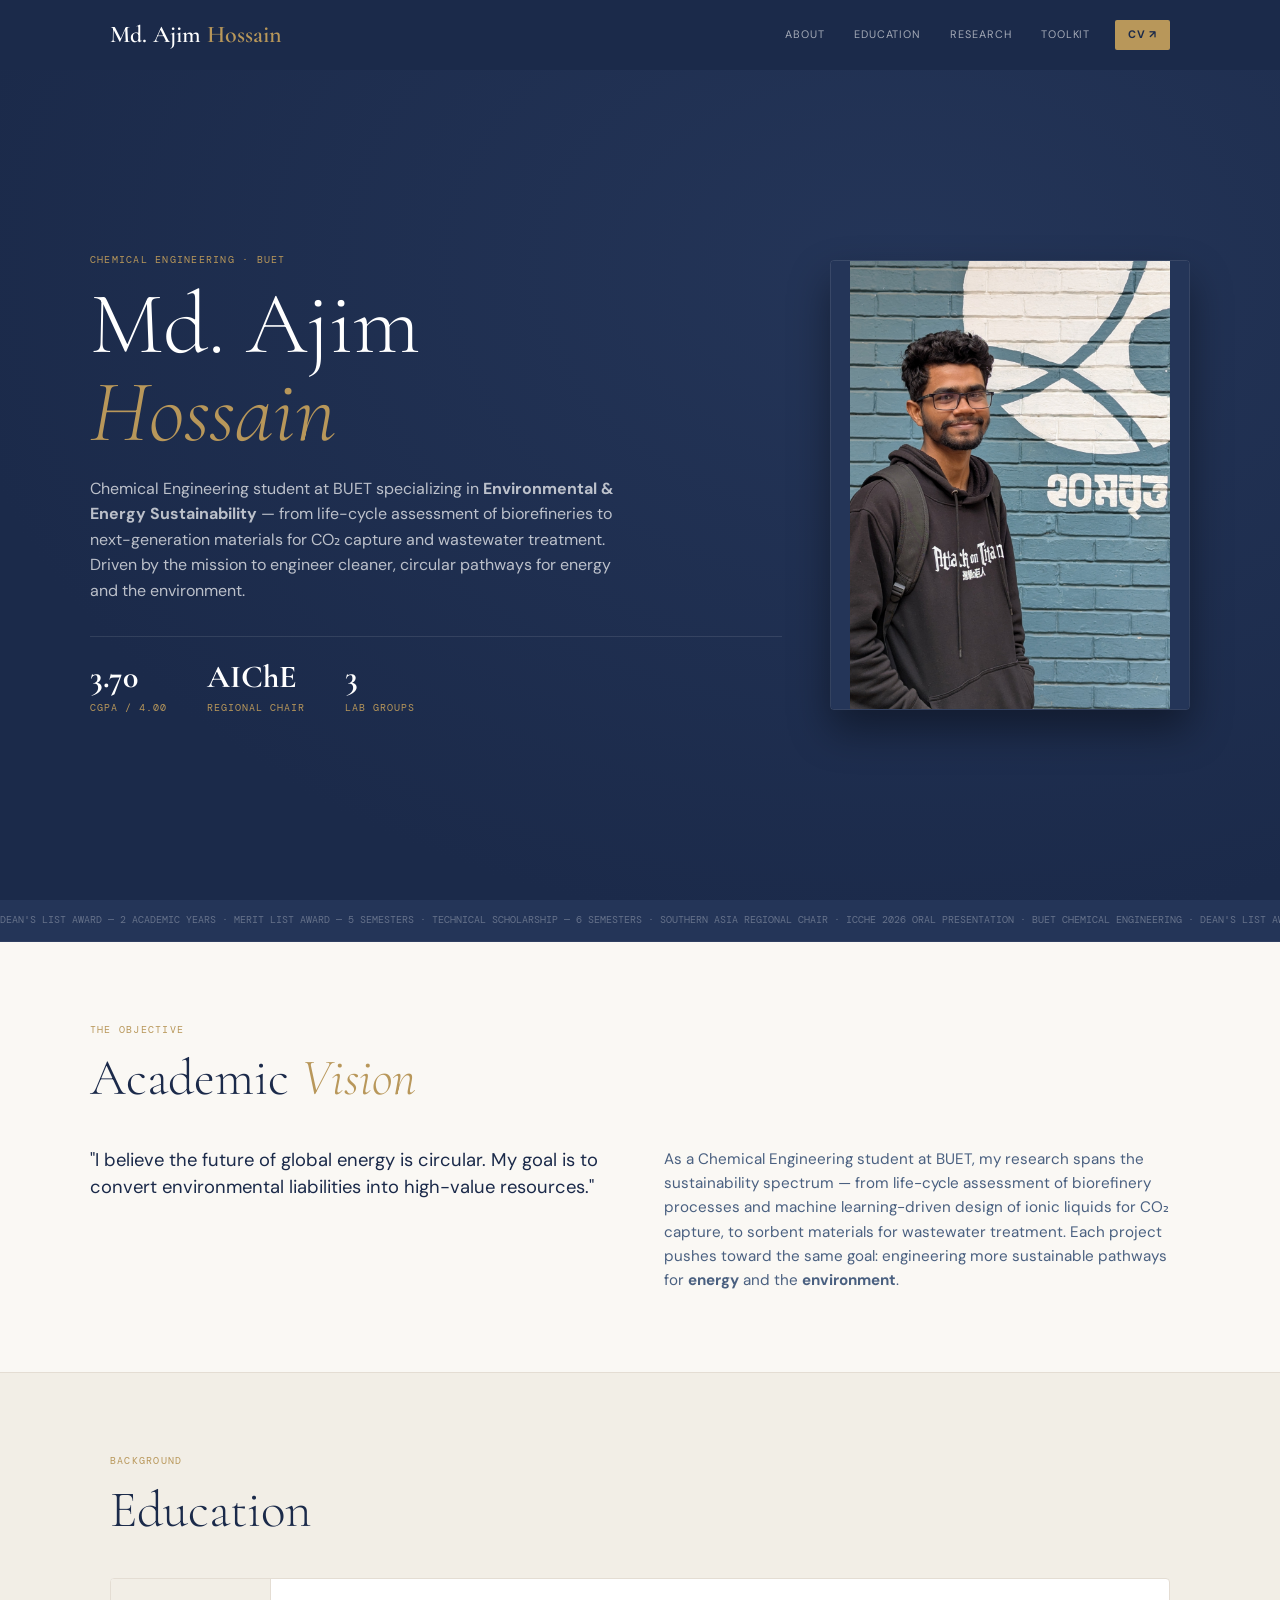
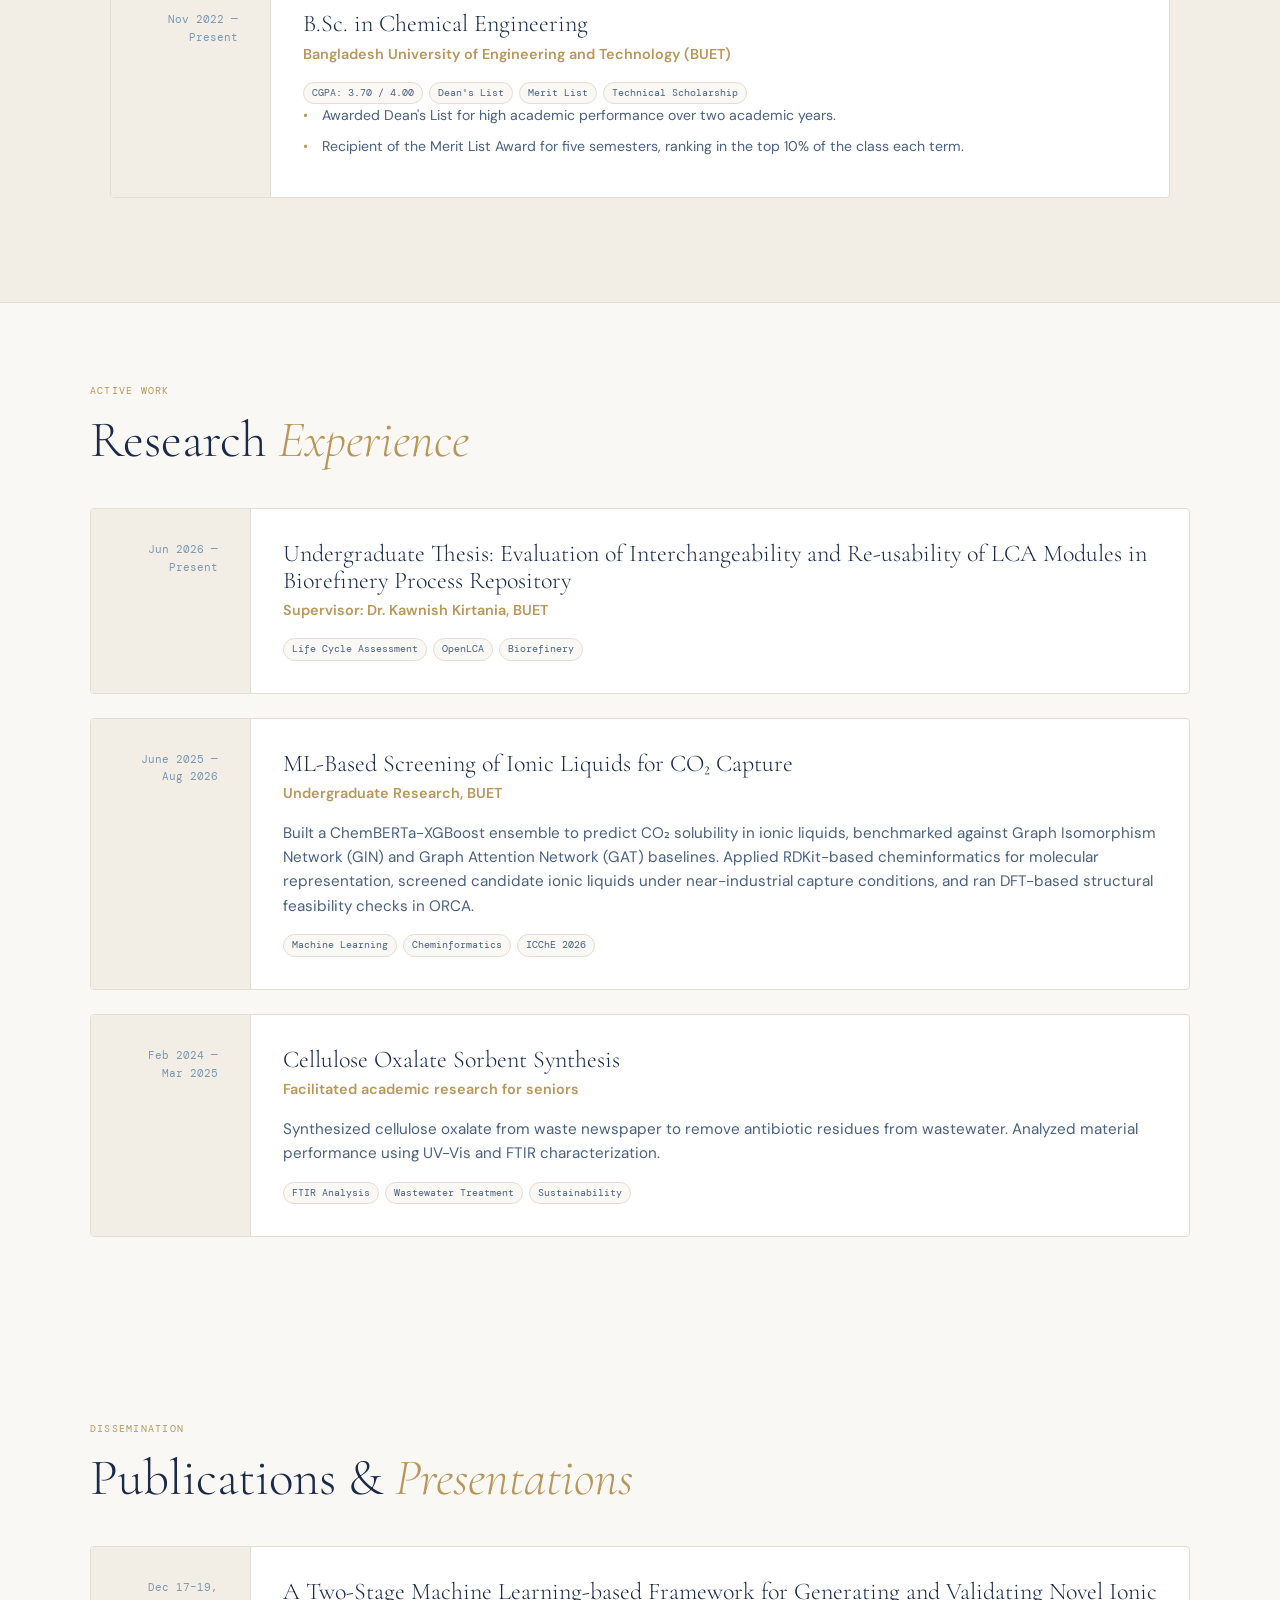
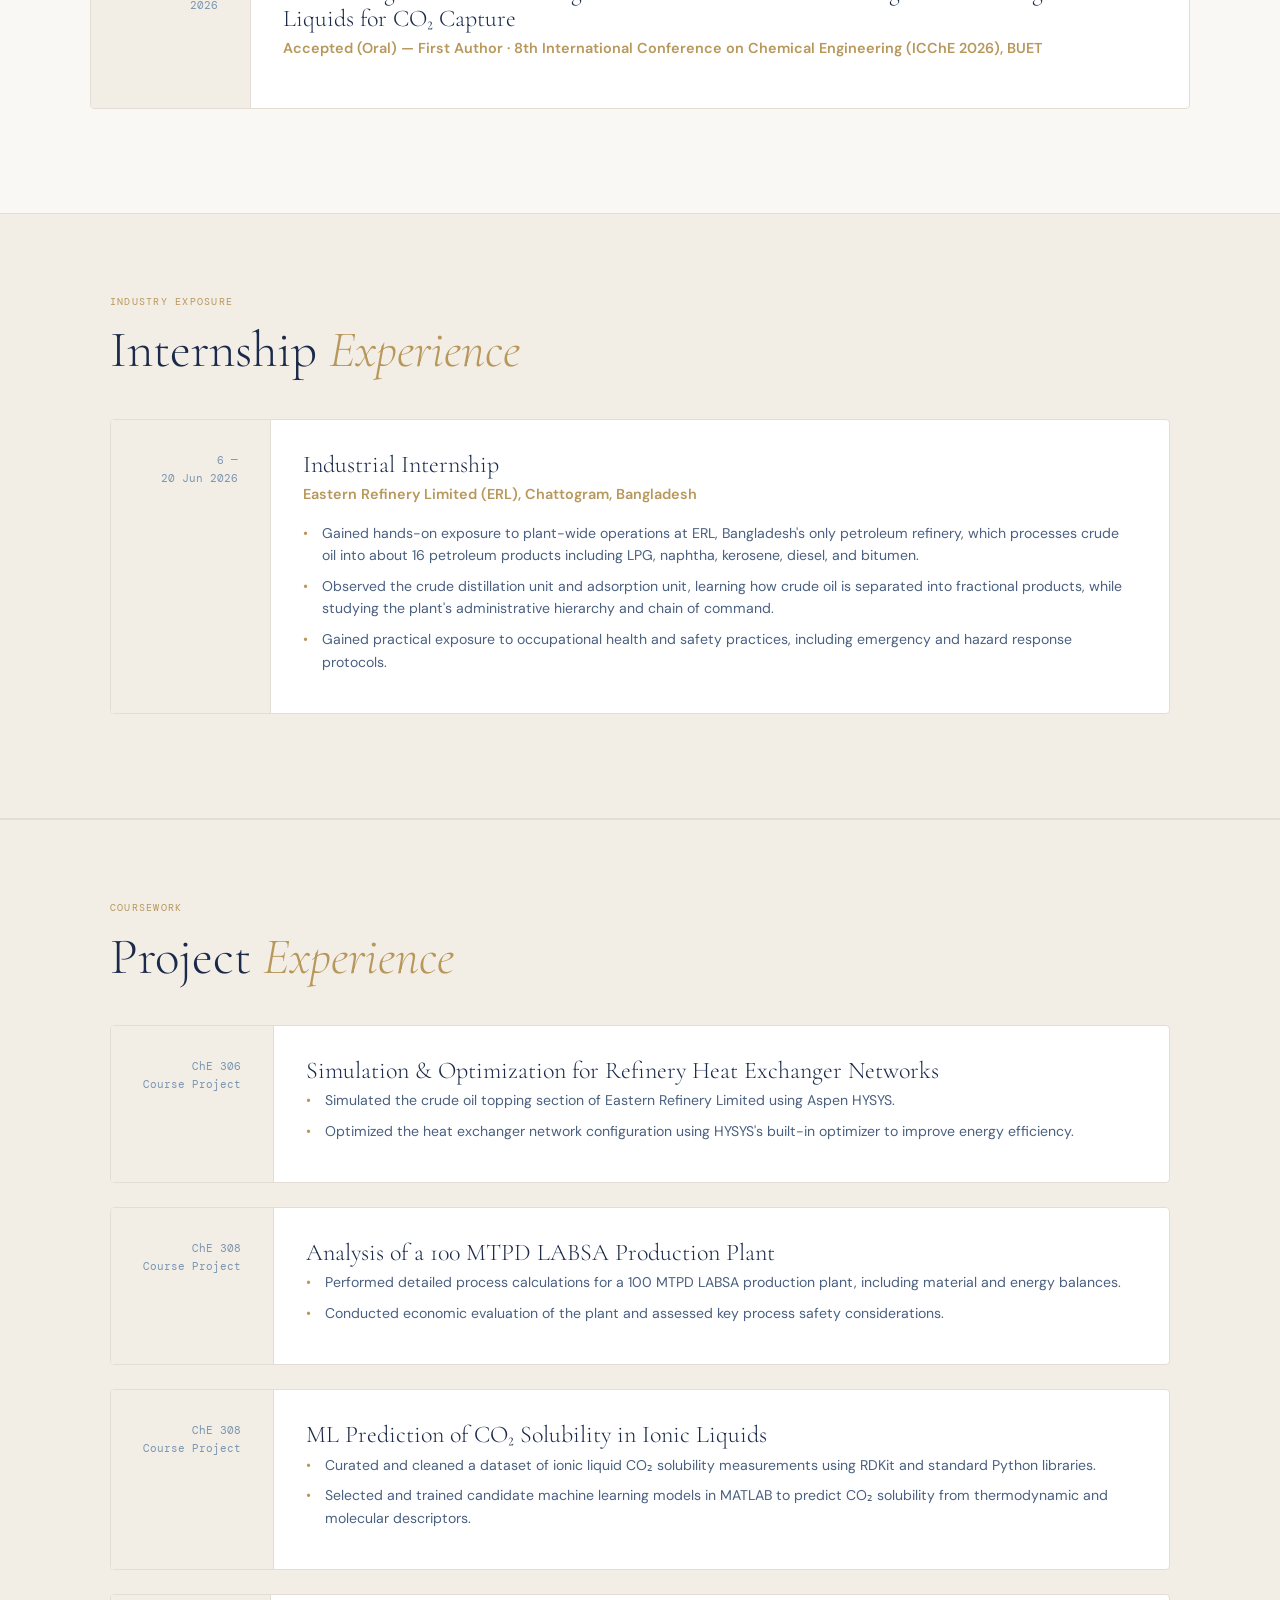
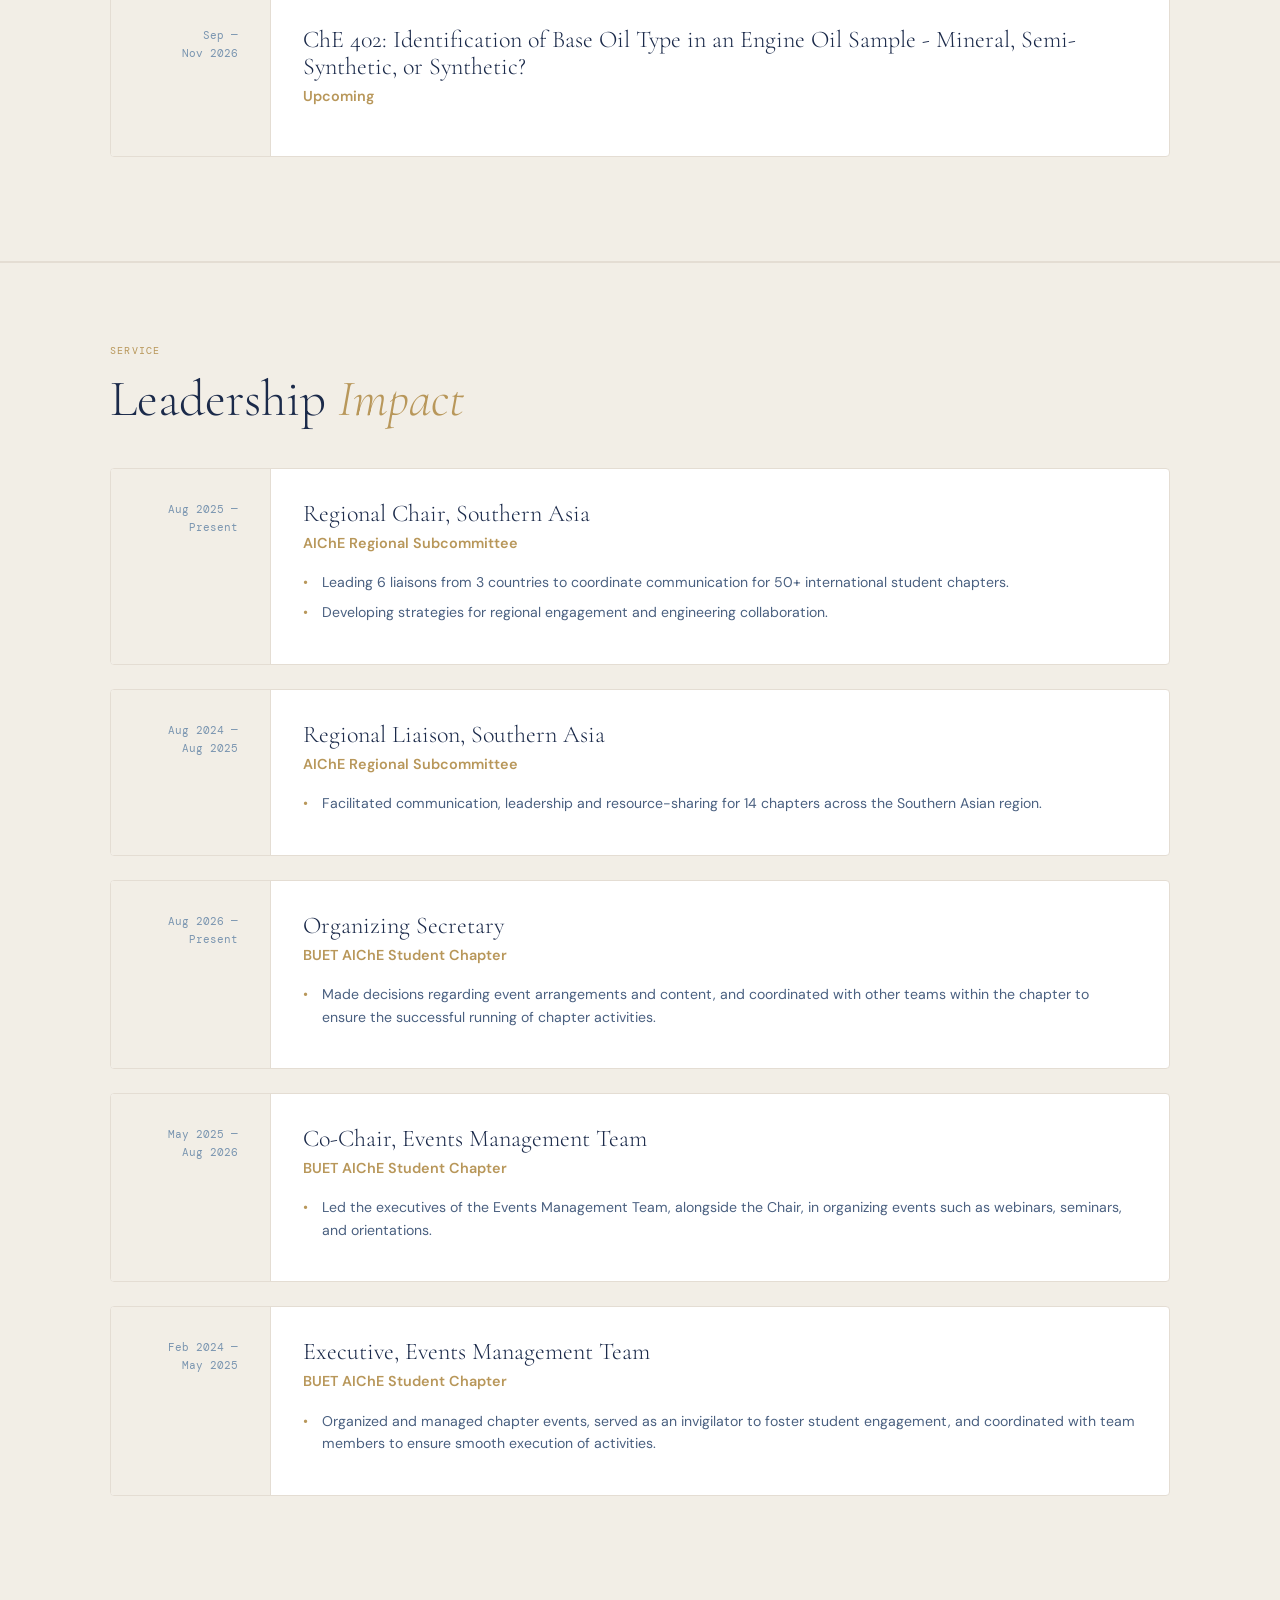
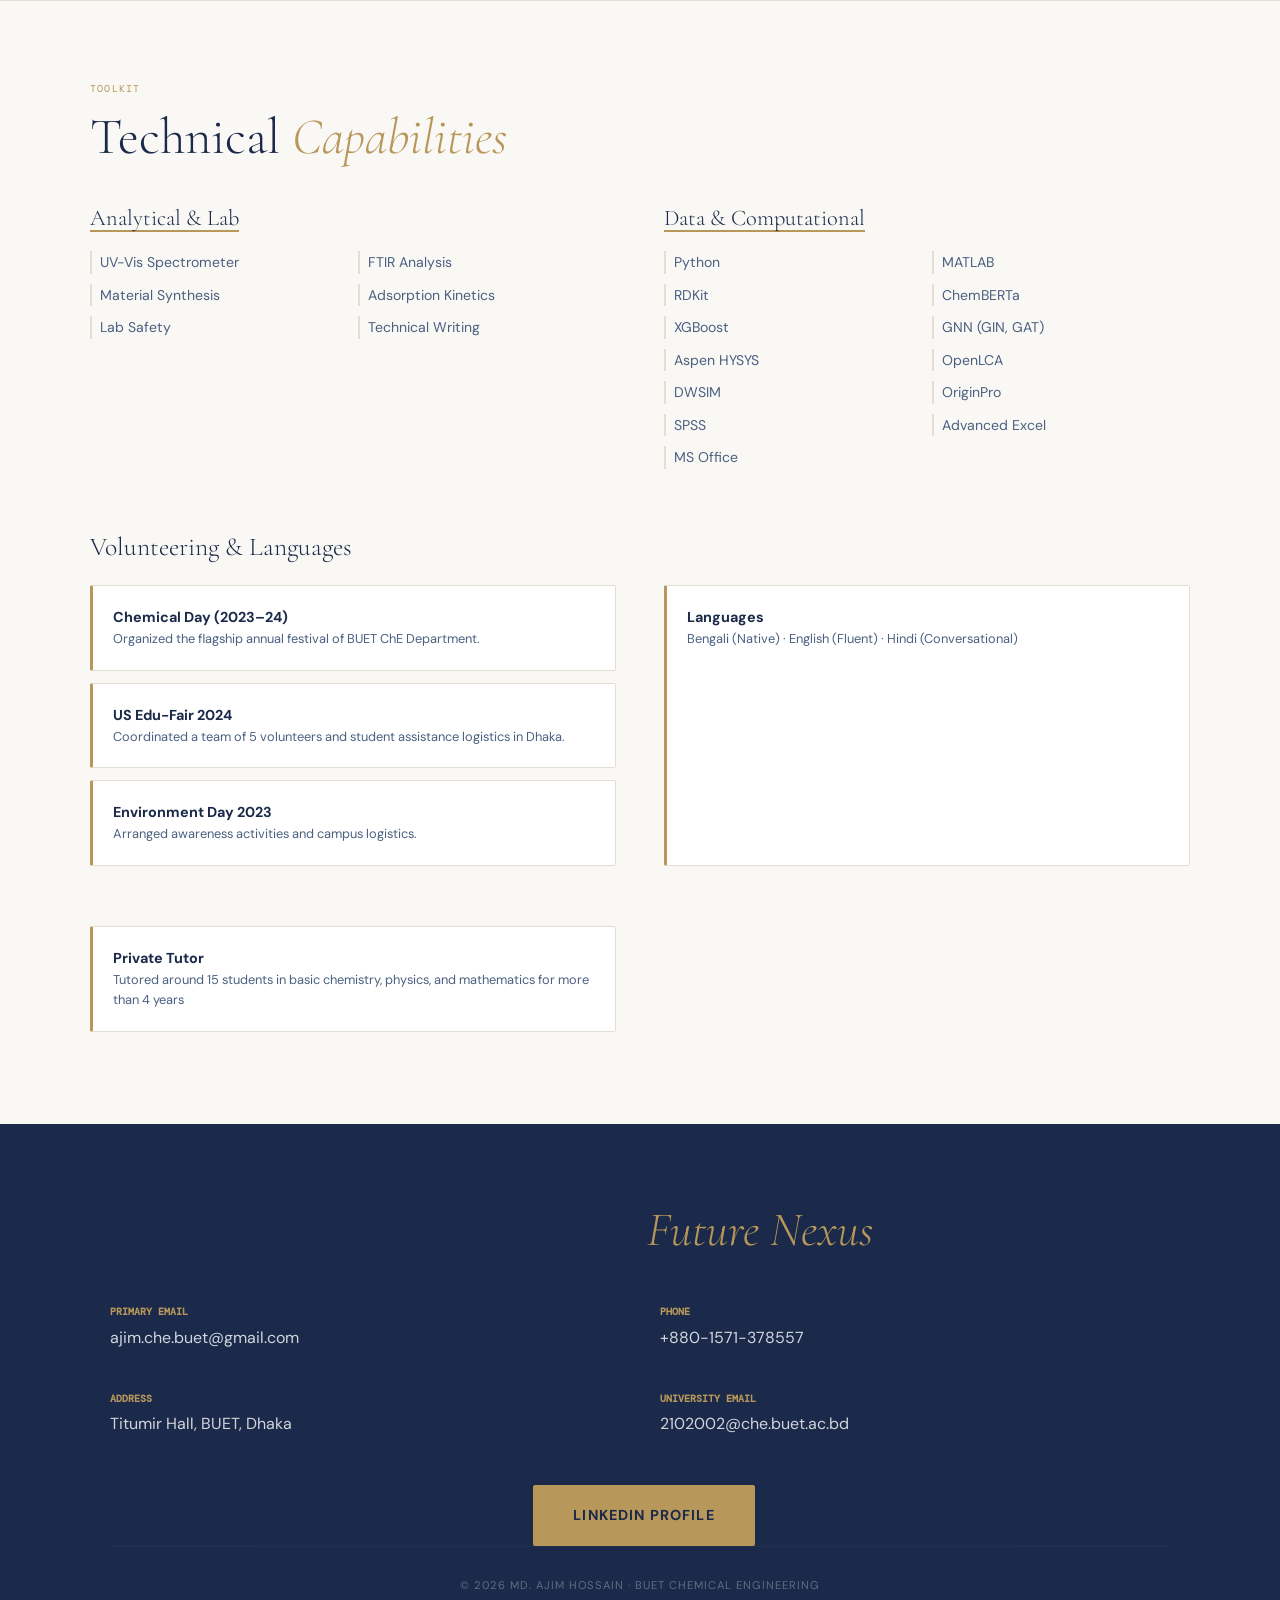
<file: index.html>
<!DOCTYPE html>
<html lang="en">
<head>
  <meta charset="UTF-8" />
  <meta name="viewport" content="width=device-width, initial-scale=1.0, maximum-scale=1.0, user-scalable=no" />
  <title>Md. Ajim Hossain | Chemical Engineering & Sustainability Portfolio</title>
  
  <link rel="preconnect" href="https://fonts.googleapis.com">
  <link href="https://fonts.googleapis.com/css2?family=Cormorant+Garamond:ital,wght@0,300;0,400;0,600;1,300;1,400&family=DM+Sans:wght@300;400;500;700&family=DM+Mono:wght@400&display=swap" rel="stylesheet">

  <style>
    /* 
    ============================================================
    1. BRANDING & SYSTEM
    ============================================================ 
    */
    :root {
      --navy:        #1B2A4A;
      --navy-mid:    #243558; 
      --slate:       #4A6080;
      --slate-light: #7A95B0;
      --cream:       #FAF8F4;
      --cream-2:     #F2EEE6;
      --cream-3:     #E4DDD3;
      --champagne:   #B8975A;
      --white:       #FFFFFF;
      --nav-h:  70px;
      --radius: 4px;
      --ease:   cubic-bezier(0.16, 1, 0.3, 1);
      --font-display: 'Cormorant Garamond', serif;
      --font-body:    'DM Sans', sans-serif;
      --font-mono:    'DM Mono', monospace;
    }

    /* 
    ============================================================
    2. CORE STYLES (FIXED ZOOMING)
    ============================================================ 
    */
    *, *::before, *::after { box-sizing: border-box; margin: 0; padding: 0; }
    html, body { 
        overflow-x: hidden; /* Prevents horizontal scroll/zoom issues */
        width: 100%;
        position: relative;
    }
    html { scroll-behavior: smooth; }
    body {
      font-family: var(--font-body);
      background: var(--cream);
      color: var(--slate);
      font-size: 16px;
      line-height: 1.6;
    }
    a { color: inherit; text-decoration: none; transition: 0.3s; }
    ul { list-style: none; }
    img { max-width: 100%; height: auto; display: block; }
    
    .container { max-width: 1100px; margin: 0 auto; padding: 0 1.25rem; }
    .section { padding: 80px 0; }
    .section--cream { background: var(--cream-2); border-top: 1px solid var(--cream-3); border-bottom: 1px solid var(--cream-3); }

    .reveal { opacity: 0; transform: translateY(20px); transition: opacity 0.8s var(--ease), transform 0.8s var(--ease); }
    .reveal.active { opacity: 1; transform: translateY(0); }

    /* 
    ============================================================
    3. TYPOGRAPHY (FIXED SCALING)
    ============================================================ 
    */
    h1, h2, h3, h4 { color: var(--navy); font-family: var(--font-display); font-weight: 300; line-height: 1.1; }
    h1 em, h2 em, h3 em { font-style: italic; color: var(--champagne); }

    .section-label {
      font-family: var(--font-mono); font-size: 0.65rem; color: var(--champagne);
      text-transform: uppercase; letter-spacing: 0.12em; margin-bottom: 0.75rem; display: block;
    }
    .section-title { font-size: clamp(2.2rem, 5vw, 3.2rem); margin-bottom: 2.5rem; }
    .body-text { color: var(--slate); font-size: 0.95rem; }

    /* 
    ============================================================
    4. NAVIGATION
    ============================================================ 
    */
    .nav {
      position: fixed; top: 0; left: 0; right: 0; z-index: 1000;
      height: var(--nav-h); background: var(--navy);
      transition: all 0.4s var(--ease);
    }
    .nav--scrolled { height: 60px; background: rgba(27,42,74,0.98); backdrop-filter: blur(8px); }
    .nav__inner { display: flex; align-items: center; justify-content: space-between; height: 100%; }
    .nav__logo { font-family: var(--font-display); font-size: 1.5rem; font-weight: 600; color: var(--white); }
    .nav__logo span { color: var(--champagne); }
    .nav__links { display: flex; gap: 4px; align-items: center; }
    .nav__link {
      font-size: 0.68rem; text-transform: uppercase; color: rgba(255,255,255,0.6);
      padding: 0.4rem 0.8rem; letter-spacing: 0.08em;
    }
    .nav__link--cta { background: var(--champagne) !important; color: var(--navy) !important; font-weight: 700; border-radius: 2px; margin-left: 8px; }

    /* 
    ============================================================
    5. HERO SECTION (FIXED MOBILE HEIGHT & FONT)
    ============================================================ 
    */
    .hero {
      min-height: 100vh; display: flex; align-items: center; position: relative;
      background: var(--navy); padding-top: var(--nav-h); 
    }
    .hero__bg { position: absolute; inset: 0; background: radial-gradient(ellipse at 70% 30%, #243558 0%, #1B2A4A 75%); }
    .hero__content { position: relative; z-index: 10; width: 100%; padding: 3rem 0; }
    .hero__two-col { display: grid; grid-template-columns: 1fr 360px; gap: 3rem; align-items: center; }
    
    /* Fixed Hero Title for Mobile */
    .hero__name { font-size: clamp(2.6rem, 10vw, 5.5rem); color: var(--white); line-height: 1; margin-bottom: 1.2rem; }
    .hero__bio { font-size: 1rem; color: rgba(255,255,255,0.7); max-width: 540px; margin-bottom: 2rem; }

    .hero__stats { display: flex; gap: 2.5rem; border-top: 1px solid rgba(255,255,255,0.1); padding-top: 1.5rem; }
    .stat__item b { font-family: var(--font-display); font-size: 2rem; display: block; color: var(--white); line-height: 1; }
    .stat__item span { font-family: var(--font-mono); font-size: 0.6rem; color: var(--champagne); text-transform: uppercase; letter-spacing: 1px; }

    .hero__photo-frame {
      aspect-ratio: 4/5; border-radius: var(--radius); overflow: hidden;
      border: 1px solid rgba(255,255,255,0.1); box-shadow: 0 20px 40px rgba(0,0,0,0.4);
    }
    .hero__photo { width: 100%; height: 100%; object-fit: contain; background: var(--navy-mid); }

    /* TICKER */
    .ticker { background: var(--navy-mid); padding: 0.75rem 0; border-bottom: 1px solid rgba(255,255,255,0.05); overflow: hidden;}
    .ticker__track { display: flex; gap: 3rem; animation: ticker 40s linear infinite; white-space: nowrap; font-family: var(--font-mono); font-size: 0.65rem; color: rgba(255,255,255,0.3); text-transform: uppercase; }
    @keyframes ticker { 0% { transform: translateX(0); } 100% { transform: translateX(-50%); } }

    /* 
    ============================================================
    6. ACADEMIC CARDS (FIXED DATES)
    ============================================================ 
    */
    .card { background: var(--white); border: 1px solid var(--cream-3); border-radius: var(--radius); display: flex; overflow: hidden; margin-bottom: 1.5rem; }
    .card__sidebar { min-width: 160px; padding: 2rem; background: var(--cream-2); border-right: 1px solid var(--cream-3); text-align: right; }
    .card__sidebar span { font-family: var(--font-mono); font-size: 0.7rem; color: var(--slate-light); display: block; }
    .card__main { padding: 2rem; flex: 1; }
    .card__title { font-size: 1.5rem; color: var(--navy); margin-bottom: 0.3rem; }
    .card__org { color: var(--champagne); font-weight: 600; font-size: 0.9rem; margin-bottom: 1rem; display: block; }
    .card__list li { position: relative; padding-left: 1.2rem; font-size: 0.88rem; margin-bottom: 0.5rem; color: var(--slate); }
    .card__list li::before { content: "•"; position: absolute; left: 0; color: var(--champagne); }

    .tag-group { display: flex; gap: 6px; flex-wrap: wrap; margin-top: 1rem; }
    .tag { font-family: var(--font-mono); font-size: 0.65rem; padding: 2px 8px; border: 1px solid var(--cream-3); border-radius: 100px; background: var(--cream); color: var(--slate); }

    /* 
    ============================================================
    7. GRIDS & SKILLS
    ============================================================ 
    */
    .grid-2 { display: grid; grid-template-columns: 1fr 1fr; gap: 3rem; }
    .skill-cat h4 { font-family: var(--font-display); font-size: 1.4rem; color: var(--navy); border-bottom: 2px solid var(--champagne); display: inline-block; margin-bottom: 1.2rem; }
    .skill-list { display: grid; grid-template-columns: 1fr 1fr; gap: 10px; }
    .skill-list li { font-size: 0.88rem; border-left: 2px solid var(--cream-3); padding-left: 8px; }

    .vol-item { background: var(--white); padding: 1.25rem; border: 1px solid var(--cream-3); border-left: 3px solid var(--champagne); border-radius: 2px; margin-bottom: 0.75rem; }
    .vol-item strong { display: block; color: var(--navy); font-size: 0.9rem; }
    .vol-item p { font-size: 0.8rem; }

    /* 
    ============================================================
    8. FOOTER
    ============================================================ 
    */
    .footer { background: var(--navy); padding: 80px 0 40px; text-align: center; color: var(--white); }
    .footer__title { font-family: var(--font-display); font-size: clamp(2rem, 8vw, 3rem); margin-bottom: 3rem; }
    .footer__title em { color: var(--champagne); font-style: italic; }
    .contact-grid { display: grid; grid-template-columns: repeat(2, 1fr); gap: 2.5rem; text-align: left; margin-bottom: 3rem; }
    .contact-info b { display: block; color: var(--champagne); font-family: var(--font-mono); font-size: 0.65rem; text-transform: uppercase; margin-bottom: 4px; }
    .contact-info a, .contact-info p { font-size: 1rem; color: rgba(255,255,255,0.8); }
    .copy { border-top: 1px solid rgba(255,255,255,0.1); padding-top: 30px; font-size: 0.7rem; opacity: 0.3; letter-spacing: 1px; text-transform: uppercase; }

    /* 
    ============================================================
    9. MOBILE OPTIMIZATION (FIXED HEAD & DATES)
    ============================================================ 
    */
    @media (max-width: 850px) {
      .section { padding: 60px 0; }
      
      /* Fix Hero Height on Mobile */
      .hero { min-height: auto; padding-top: 90px; padding-bottom: 50px; }
      .hero__two-col { grid-template-columns: 1fr; gap: 2rem; text-align: center; }
      .hero__image-area { order: -1; max-width: 280px; margin: 0 auto; }
      .hero__bio { margin: 0 auto 1.5rem; }
      .hero__stats { justify-content: center; gap: 1.5rem; }

      /* Fix Dates Overflow */
      .card { flex-direction: column; }
      .card__sidebar { text-align: left; border-right: none; border-bottom: 1px solid var(--cream-3); padding: 1rem 1.5rem; min-width: 100%; }
      .card__sidebar span { display: inline-block; margin-right: 8px; font-size: 0.7rem; }
      .card__main { padding: 1.5rem; }

      .grid-2, .contact-grid { grid-template-columns: 1fr; gap: 2rem; }
      .nav__links { display: none; } /* Standard for mobile portfolios */
      .skill-list { grid-template-columns: 1fr; }
    }
  </style>
</head>
<body>

  <nav class="nav" id="navbar">
    <div class="container nav__inner">
      <a href="#hero" class="nav__logo">Md. Ajim <span>Hossain</span></a>
      <div class="nav__links">
        <a href="#about" class="nav__link">About</a>
        <a href="#education" class="nav__link">Education</a>
        <a href="#research" class="nav__link">Research</a>
        <a href="#skills" class="nav__link">Toolkit</a>
        <a href="assets/files/MdAjimHossain_CV.pdf" class="nav__link nav__link--cta" target="_blank">CV ↗</a>
      </div>
    </div>
  </nav>

  <header id="hero" class="hero">
    <div class="hero__bg"></div>
    <div class="container hero__content">
      <div class="hero__two-col">
        <div class="reveal">
          <span class="section-label">Chemical Engineering · BUET</span>
          <h1 class="hero__name">Md. Ajim <br><em>Hossain</em></h1>
          <p class="hero__bio">
            Chemical Engineering student at BUET specializing in <strong>Environmental & Energy Sustainability</strong> — from life-cycle assessment of biorefineries to next-generation materials for CO₂ capture and wastewater treatment. Driven by the mission to engineer cleaner, circular pathways for energy and the environment.
          </p>
          <div class="hero__stats">
            <div class="stat__item"><b>3.70</b><span>CGPA / 4.00</span></div>
            <div class="stat__item"><b>AIChE</b><span>Regional Chair</span></div>
            <div class="stat__item"><b>3</b><span>Lab Groups</span></div>
          </div>
        </div>
        <div class="hero__image-area reveal" style="transition-delay: 0.1s;">
          <div class="hero__photo-frame">
            <img src="assets/images/profile2.jpg" alt="Md. Ajim Hossain" class="hero__photo">
          </div>
        </div>
      </div>
    </div>
  </header>

  <div class="ticker">
    <div class="ticker__track">
      Dean's List Award — 2 Academic Years · Merit List Award — 5 Semesters · Technical Scholarship — 6 Semesters · Southern Asia Regional Chair · ICChE 2026 Oral Presentation · BUET Chemical Engineering · Dean's List Award · Merit List Award
    </div>
  </div>

  <section id="about" class="section container">
    <div class="reveal">
      <span class="section-label">The Objective</span>
      <h2 class="section-title">Academic <em>Vision</em></h2>
      <div class="grid-2">
        <p class="body-text" style="font-size: 1.15rem; color: var(--navy); line-height: 1.5;">
          "I believe the future of global energy is circular. My goal is to convert environmental liabilities into high-value resources."
        </p>
        <p class="body-text">
          As a Chemical Engineering student at BUET, my research spans the sustainability spectrum — from life-cycle assessment of biorefinery processes and machine learning-driven design of ionic liquids for CO₂ capture, to sorbent materials for wastewater treatment. Each project pushes toward the same goal: engineering more sustainable pathways for <strong>energy</strong> and the <strong>environment</strong>.
        </p>
      </div>
    </div>
  </section>

  <section id="education" class="section section--cream">
    <div class="container">
      <div class="reveal">
        <span class="section-label">Background</span>
        <h2 class="section-title">Education</h2>
        <div class="card reveal">
          <div class="card__sidebar"><span>Nov 2022 —</span><span>Present</span></div>
          <div class="card__main">
            <h3 class="card__title">B.Sc. in Chemical Engineering</h3>
            <span class="card__org">Bangladesh University of Engineering and Technology (BUET)</span>
            <div class="tag-group">
              <span class="tag">CGPA: 3.70 / 4.00</span><span class="tag">Dean's List</span><span class="tag">Merit List</span><span class="tag">Technical Scholarship</span>
            </div>
            <ul class="card__list">
              <li>Awarded Dean's List for high academic performance over two academic years.</li>
              <li>Recipient of the Merit List Award for five semesters, ranking in the top 10% of the class each term.</li>
            </ul>
          </div>
        </div>
      </div>
    </div>
  </section>

  <section id="research" class="section container">
    <div class="reveal">
      <span class="section-label">Active Work</span>
      <h2 class="section-title">Research <em>Experience</em></h2>

      <div class="card reveal">
        <div class="card__sidebar"><span>Jun 2026 —</span><span>Present</span></div>
        <div class="card__main">
          <h3 class="card__title">Undergraduate Thesis: Evaluation of Interchangeability and Re-usability of LCA Modules in Biorefinery Process Repository</h3>
          <span class="card__org">Supervisor: Dr. Kawnish Kirtania, BUET</span>
          
          <div class="tag-group"><span class="tag">Life Cycle Assessment</span><span class="tag">OpenLCA</span><span class="tag">Biorefinery</span></div>
        </div>
      </div>

      <div class="card reveal">
        <div class="card__sidebar"><span>June 2025 —</span><span>Aug 2026</span></div>
        <div class="card__main">
          <h3 class="card__title">ML-Based Screening of Ionic Liquids for CO₂ Capture</h3>
          <span class="card__org">Undergraduate Research, BUET</span>
          <p class="body-text">Built a ChemBERTa-XGBoost ensemble to predict CO₂ solubility in ionic liquids, benchmarked against Graph Isomorphism Network (GIN) and Graph Attention Network (GAT) baselines. Applied RDKit-based cheminformatics for molecular representation, screened candidate ionic liquids under near-industrial capture conditions, and ran DFT-based structural feasibility checks in ORCA.</p>
          <div class="tag-group"><span class="tag">Machine Learning</span><span class="tag">Cheminformatics</span><span class="tag">ICChE 2026</span></div>
        </div>
      </div>

      <div class="card reveal">
        <div class="card__sidebar"><span>Feb 2024 —</span><span>Mar 2025</span></div>
        <div class="card__main">
          <h3 class="card__title">Cellulose Oxalate Sorbent Synthesis</h3>
          <span class="card__org">Facilitated academic research for seniors</span>
          <p class="body-text">Synthesized cellulose oxalate from waste newspaper to remove antibiotic residues from wastewater. Analyzed material performance using UV-Vis and FTIR characterization.</p>
          <div class="tag-group"><span class="tag">FTIR Analysis</span><span class="tag">Wastewater Treatment</span><span class="tag">Sustainability</span></div>
        </div>
      </div>
    </div>
  </section>
 
  <section id="publications" class="section container">
    <div class="reveal">
      <span class="section-label">Dissemination</span>
      <h2 class="section-title">Publications & <em>Presentations</em></h2>

      <div class="card reveal">
        <div class="card__sidebar"><span>Dec 17–19,</span><span>2026</span></div>
        <div class="card__main">
          <h3 class="card__title">A Two-Stage Machine Learning-based Framework for Generating and Validating Novel Ionic Liquids for CO₂ Capture</h3>
          <span class="card__org">Accepted (Oral) — First Author · 8th International Conference on Chemical Engineering (ICChE 2026), BUET</span>
          <ul class="card__list">
          </ul>
        </div>
      </div>
    </div>
  </section>
  <section id="internship" class="section section--cream">
    <div class="container">
      <div class="reveal">
        <span class="section-label">Industry Exposure</span>
        <h2 class="section-title">Internship <em>Experience</em></h2>

        <div class="card reveal">
          <div class="card__sidebar"><span>6 —</span><span>20 Jun 2026</span></div>
          <div class="card__main">
            <h3 class="card__title">Industrial Internship</h3>
            <span class="card__org">Eastern Refinery Limited (ERL), Chattogram, Bangladesh</span>
            <ul class="card__list">
              <li>Gained hands-on exposure to plant-wide operations at ERL, Bangladesh's only petroleum refinery, which processes crude oil into about 16 petroleum products including LPG, naphtha, kerosene, diesel, and bitumen.</li>
              <li>Observed the crude distillation unit and adsorption unit, learning how crude oil is separated into fractional products, while studying the plant's administrative hierarchy and chain of command.</li>
              <li>Gained practical exposure to occupational health and safety practices, including emergency and hazard response protocols.</li>
            </ul>
          </div>
        </div>
      </div>
    </div>
  </section>



  <section id="projects" class="section section--cream">
    <div class="container">
      <div class="reveal">
        <span class="section-label">Coursework</span>
        <h2 class="section-title">Project <em>Experience</em></h2>

        <div class="card reveal">
          <div class="card__sidebar"><span>ChE 306</span><span>Course Project</span></div>
          <div class="card__main">
            <h3 class="card__title">Simulation & Optimization for Refinery Heat Exchanger Networks</h3>
            <ul class="card__list">
              <li>Simulated the crude oil topping section of Eastern Refinery Limited using Aspen HYSYS.</li>
              <li>Optimized the heat exchanger network configuration using HYSYS's built-in optimizer to improve energy efficiency.</li>
            </ul>
          </div>
        </div>

        <div class="card reveal">
          <div class="card__sidebar"><span>ChE 308</span><span>Course Project</span></div>
          <div class="card__main">
            <h3 class="card__title">Analysis of a 100 MTPD LABSA Production Plant</h3>
            <ul class="card__list">
              <li>Performed detailed process calculations for a 100 MTPD LABSA production plant, including material and energy balances.</li>
              <li>Conducted economic evaluation of the plant and assessed key process safety considerations.</li>
            </ul>
          </div>
        </div>

        <div class="card reveal">
          <div class="card__sidebar"><span>ChE 308</span><span>Course Project</span></div>
          <div class="card__main">
            <h3 class="card__title">ML Prediction of CO₂ Solubility in Ionic Liquids</h3>
            <ul class="card__list">
              <li>Curated and cleaned a dataset of ionic liquid CO₂ solubility measurements using RDKit and standard Python libraries.</li>
              <li>Selected and trained candidate machine learning models in MATLAB to predict CO₂ solubility from thermodynamic and molecular descriptors.</li>
            </ul>
          </div>
        </div>

        <div class="card reveal">
          <div class="card__sidebar"><span>Sep —</span><span>Nov 2026</span></div>
          <div class="card__main">
            <h3 class="card__title">ChE 402: Identification of Base Oil Type in an Engine Oil Sample - Mineral, Semi-Synthetic, or Synthetic?</h3>
            <span class="card__org">Upcoming</span>
            </ul>
          </div>
        </div>
      </div>
    </div>
  </section>

  <section id="leadership" class="section section--cream">
    <div class="container">
      <div class="reveal">
        <span class="section-label">Service</span>
        <h2 class="section-title">Leadership <em>Impact</em></h2>
        <div class="card reveal">
          <div class="card__sidebar"><span>Aug 2025 —</span><span>Present</span></div>
          <div class="card__main">
            <h3 class="card__title">Regional Chair, Southern Asia</h3>
            <span class="card__org">AIChE Regional Subcommittee</span>
            <ul class="card__list">
                <li>Leading 6 liaisons from 3 countries to coordinate communication for 50+ international student chapters.</li>
                <li>Developing strategies for regional engagement and engineering collaboration.</li>
            </ul>
          </div>
        </div>
        <div class="card reveal">
            <div class="card__sidebar"><span>Aug 2024 —</span><span>Aug 2025</span></div>
            <div class="card__main">
              <h3 class="card__title">Regional Liaison, Southern Asia</h3>
              <span class="card__org">AIChE Regional Subcommittee</span>
              <ul class="card__list"><li>Facilitated communication, leadership and resource-sharing for 14 chapters across the Southern Asian region.</li></ul>
            </div>
        </div>
        <div class="card reveal">
            <div class="card__sidebar"><span>Aug 2026 —</span><span>Present</span></div>
            <div class="card__main">
              <h3 class="card__title">Organizing Secretary</h3>
              <span class="card__org">BUET AIChE Student Chapter</span>
              <ul class="card__list"><li>Made decisions regarding event arrangements and content, and coordinated with other teams within the chapter to ensure the successful running of chapter activities.</li></ul>
            </div>
        </div>
        <div class="card reveal">
            <div class="card__sidebar"><span>May 2025 —</span><span>Aug 2026</span></div>
            <div class="card__main">
              <h3 class="card__title">Co-Chair, Events Management Team</h3>
              <span class="card__org">BUET AIChE Student Chapter</span>
              <ul class="card__list"><li>Led the executives of the Events Management Team, alongside the Chair, in organizing events such as webinars, seminars, and orientations.</li></ul>
            </div>
        </div>
        <div class="card reveal">
            <div class="card__sidebar"><span>Feb 2024 —</span><span>May 2025</span></div>
            <div class="card__main">
              <h3 class="card__title">Executive, Events Management Team</h3>
              <span class="card__org">BUET AIChE Student Chapter</span>
              <ul class="card__list"><li>Organized and managed chapter events, served as an invigilator to foster student engagement, and coordinated with team members to ensure smooth execution of activities.</li></ul>
            </div>
        </div>
      </div>
    </div>
  </section>

  <section id="skills" class="section container">
    <div class="reveal">
      <span class="section-label">Toolkit</span>
      <h2 class="section-title">Technical <em>Capabilities</em></h2>
      <div class="grid-2">
        <div class="skill-cat">
          <h4>Analytical & Lab</h4>
          <ul class="skill-list">
            <li>UV-Vis Spectrometer</li><li>FTIR Analysis</li><li>Material Synthesis</li><li>Adsorption Kinetics</li><li>Lab Safety</li><li>Technical Writing</li>
          </ul>
        </div>
        <div class="skill-cat">
          <h4>Data & Computational</h4>
          <ul class="skill-list">
            <li>Python</li><li>MATLAB</li><li>RDKit</li><li>ChemBERTa</li><li>XGBoost</li><li>GNN (GIN, GAT)</li><li>Aspen HYSYS</li><li>OpenLCA</li><li>DWSIM</li><li>OriginPro</li><li>SPSS</li><li>Advanced Excel</li><li>MS Office</li>
          </ul>
        </div>
      </div>
      <div style="margin-top: 4rem;">
        <h4 style="font-family: var(--font-display); font-size: 1.6rem; color: var(--navy); margin-bottom: 1.5rem;">Volunteering & Languages</h4>
        <div class="grid-2">
          <div>
            <div class="vol-item"><strong>Chemical Day (2023–24)</strong><p>Organized the flagship annual festival of BUET ChE Department.</p></div>
            <div class="vol-item"><strong>US Edu-Fair 2024</strong><p>Coordinated a team of 5 volunteers and student assistance logistics in Dhaka.</p></div>
            <div class="vol-item"><strong>Environment Day 2023</strong><p>Arranged awareness activities and campus logistics.</p></div>
          </div>
          <div class="vol-item"><strong>Languages</strong><p>Bengali (Native) · English (Fluent) · Hindi (Conversational)</p></div>
          <div class="vol-item"><strong>Private Tutor</strong><p>Tutored around 15 students in basic chemistry, physics, and mathematics for more than 4 years</p></div>
        </div>
      </div>
    </div>
  </section>

  <footer id="contact" class="footer">
    <div class="container reveal">
      <h2 class="footer__title">Building the <em>Future Nexus</em></h2>
      <div class="contact-grid">
        <div class="contact-info"><b>Primary Email</b><a href="mailto:ajim.che.buet@gmail.com">ajim.che.buet@gmail.com</a></div>
        <div class="contact-info"><b>Phone</b><a href="tel:+8801571378557">+880-1571-378557</a></div>
        <div class="contact-info"><b>Address</b><p>Titumir Hall, BUET, Dhaka</p></div>
        <div class="contact-info"><b>University Email</b><a href="mailto:2102002@che.buet.ac.bd">2102002@che.buet.ac.bd</a></div>
      </div>
      <a href="https://linkedin.com/in/ajim2102002" target="_blank" class="nav__link nav__link--cta" style="padding: 1.2rem 2.5rem; font-size: 0.9rem; display: inline-block;">LinkedIn Profile</a>
      <p class="copy">© 2026 MD. AJIM HOSSAIN · BUET CHEMICAL ENGINEERING</p>
    </div>
  </footer>

  <script>
    document.addEventListener('DOMContentLoaded', () => {
      const observer = new IntersectionObserver((entries) => {
        entries.forEach(entry => {
          if (entry.isIntersecting) entry.target.classList.add('active');
        });
      }, { threshold: 0.1 });
      document.querySelectorAll('.reveal').forEach(el => observer.observe(el));
      window.addEventListener('scroll', () => {
        const nav = document.getElementById('navbar');
        if (window.scrollY > 50) nav.classList.add('nav--scrolled');
        else nav.classList.remove('nav--scrolled');
      });
    });
  </script>
</body>
</html>
</file>
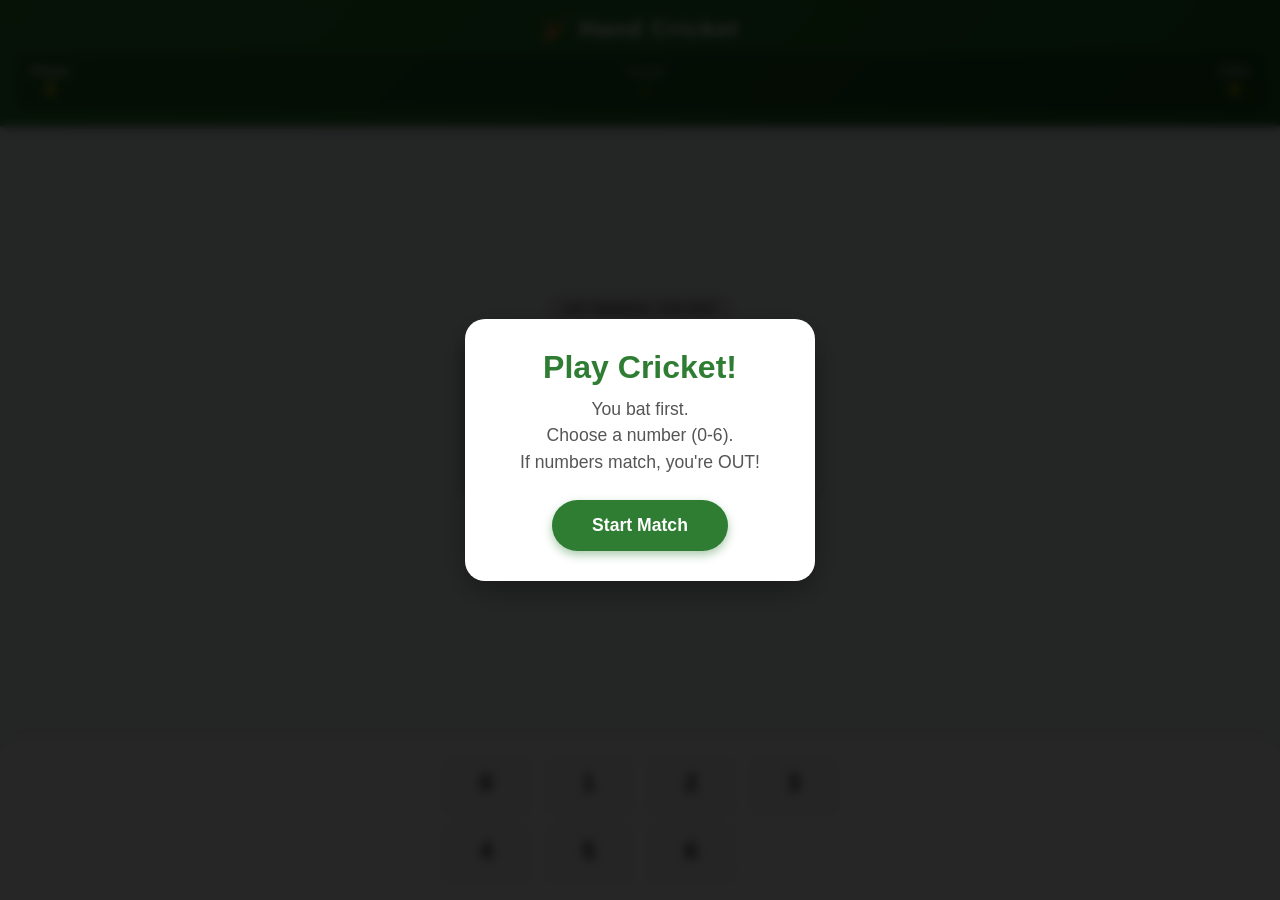
<file: index (2).html>
<!DOCTYPE html>
<html lang="en">
<head>
    <meta charset="UTF-8">
    <meta name="viewport" content="width=device-width, initial-scale=1.0, maximum-scale=1.0, user-scalable=no">
    <title>Pocket Hand Cricket</title>
    <style>
        :root {
            --primary: #2E7D32;
            --primary-dark: #1B5E20;
            --accent: #FFD700;
            --text-light: #ffffff;
            --text-dark: #333333;
            --bg-color: #f0f4f8;
            --card-bg: #ffffff;
            --danger: #d32f2f;
        }

        * {
            box-sizing: border-box;
            margin: 0;
            padding: 0;
            user-select: none; /* Prevent text selection on rapid taps */
            -webkit-tap-highlight-color: transparent;
        }

        body {
            font-family: -apple-system, BlinkMacSystemFont, "Segoe UI", Roboto, Helvetica, Arial, sans-serif;
            background-color: var(--bg-color);
            color: var(--text-dark);
            height: 100vh;
            display: flex;
            flex-direction: column;
            overflow: hidden;
        }

        /* --- Header & Scoreboard --- */
        header {
            background: linear-gradient(135deg, var(--primary), var(--primary-dark));
            color: var(--text-light);
            padding: 15px;
            text-align: center;
            box-shadow: 0 2px 10px rgba(0,0,0,0.2);
            flex-shrink: 0;
        }

        h1 {
            font-size: 1.5rem;
            margin-bottom: 10px;
            letter-spacing: 1px;
        }

        .scoreboard {
            display: flex;
            justify-content: space-between;
            background: rgba(0,0,0,0.2);
            padding: 10px 15px;
            border-radius: 8px;
            font-size: 0.9rem;
        }

        .score-box {
            display: flex;
            flex-direction: column;
            align-items: center;
        }

        .score-val {
            font-weight: 800;
            font-size: 1.2rem;
            color: var(--accent);
        }

        /* --- Main Game Area --- */
        #game-area {
            flex-grow: 1;
            display: flex;
            flex-direction: column;
            align-items: center;
            justify-content: center;
            padding: 20px;
            position: relative;
        }

        .status-pill {
            background-color: #e0e0e0;
            padding: 5px 15px;
            border-radius: 20px;
            font-size: 0.85rem;
            font-weight: 600;
            color: #555;
            margin-bottom: 20px;
            text-transform: uppercase;
        }

        .battle-display {
            display: flex;
            justify-content: space-between;
            width: 100%;
            max-width: 350px;
            margin-bottom: 20px;
        }

        .move-card {
            width: 45%;
            aspect-ratio: 1/1;
            background: var(--card-bg);
            border-radius: 15px;
            display: flex;
            flex-direction: column;
            align-items: center;
            justify-content: center;
            box-shadow: 0 4px 15px rgba(0,0,0,0.1);
            position: relative;
            transition: transform 0.2s;
        }

        .move-card.active {
            border: 2px solid var(--primary);
        }

        .move-label {
            font-size: 0.8rem;
            color: #888;
            margin-bottom: 5px;
        }

        .move-number {
            font-size: 3.5rem;
            font-weight: 800;
            color: var(--text-dark);
        }

        .commentary {
            height: 40px;
            font-size: 1.2rem;
            font-weight: 700;
            text-align: center;
            color: var(--primary-dark);
            margin-bottom: 10px;
        }

        .commentary.out { color: var(--danger); }
        .commentary.six { color: var(--accent); text-shadow: 0 1px 2px rgba(0,0,0,0.3); }

        /* --- Controls --- */
        #controls {
            padding: 15px;
            background: #fff;
            border-top-left-radius: 20px;
            border-top-right-radius: 20px;
            box-shadow: 0 -2px 15px rgba(0,0,0,0.05);
            flex-shrink: 0;
            padding-bottom: max(20px, env(safe-area-inset-bottom));
        }

        .input-grid {
            display: grid;
            grid-template-columns: repeat(4, 1fr);
            gap: 10px;
            max-width: 400px;
            margin: 0 auto;
        }

        .run-btn {
            background: #f5f5f5;
            border: none;
            border-radius: 12px;
            padding: 15px 0;
            font-size: 1.5rem;
            font-weight: 700;
            color: var(--text-dark);
            cursor: pointer;
            transition: all 0.1s;
            box-shadow: 0 2px 0 #ddd;
        }

        .run-btn:active {
            transform: translateY(2px);
            box-shadow: none;
            background-color: #eee;
        }

        .run-btn.primary {
            background-color: var(--primary);
            color: white;
            box-shadow: 0 2px 0 var(--primary-dark);
        }

        /* --- Overlays / Modals --- */
        .overlay {
            position: absolute;
            top: 0;
            left: 0;
            width: 100%;
            height: 100%;
            background: rgba(0,0,0,0.85);
            display: flex;
            flex-direction: column;
            justify-content: center;
            align-items: center;
            z-index: 100;
            backdrop-filter: blur(5px);
            opacity: 0;
            pointer-events: none;
            transition: opacity 0.3s ease;
        }

        .overlay.visible {
            opacity: 1;
            pointer-events: all;
        }

        .modal-card {
            background: white;
            padding: 30px;
            border-radius: 20px;
            text-align: center;
            width: 85%;
            max-width: 350px;
            box-shadow: 0 10px 30px rgba(0,0,0,0.3);
            animation: popIn 0.3s cubic-bezier(0.175, 0.885, 0.32, 1.275);
        }

        .modal-title {
            font-size: 2rem;
            color: var(--primary);
            margin-bottom: 10px;
        }

        .modal-text {
            font-size: 1.1rem;
            color: #555;
            margin-bottom: 25px;
            line-height: 1.5;
        }

        .cta-btn {
            background: var(--primary);
            color: white;
            border: none;
            padding: 15px 40px;
            border-radius: 50px;
            font-size: 1.1rem;
            font-weight: 600;
            cursor: pointer;
            box-shadow: 0 4px 10px rgba(46, 125, 50, 0.4);
            transition: transform 0.1s;
        }

        .cta-btn:active { transform: scale(0.96); }

        /* --- Animations --- */
        @keyframes popIn {
            from { transform: scale(0.8); opacity: 0; }
            to { transform: scale(1); opacity: 1; }
        }

        @keyframes shake {
            0% { transform: translateX(0); }
            25% { transform: translateX(-5px); }
            50% { transform: translateX(5px); }
            75% { transform: translateX(-5px); }
            100% { transform: translateX(0); }
        }

        .shake-anim { animation: shake 0.4s ease-in-out; }

        @keyframes popNumber {
            0% { transform: scale(0.5); opacity: 0; }
            50% { transform: scale(1.2); }
            100% { transform: scale(1); opacity: 1; }
        }

        .pop-anim { animation: popNumber 0.3s ease-out forwards; }

    </style>
</head>
<body>

    <header>
        <h1>🏏 Hand Cricket</h1>
        <div class="scoreboard">
            <div class="score-box">
                <span>Player</span>
                <span class="score-val" id="score-player">0</span>
            </div>
            <div class="score-box">
                <span id="target-label" style="opacity: 0.5;">Target</span>
                <span class="score-val" id="score-target">-</span>
            </div>
            <div class="score-box">
                <span>CPU</span>
                <span class="score-val" id="score-cpu">0</span>
            </div>
        </div>
    </header>

    <div id="game-area">
        <div id="game-status" class="status-pill">1st Innings: You Bat</div>

        <div class="battle-display">
            <div class="move-card active">
                <span class="move-label">YOU</span>
                <span class="move-number" id="hand-player">-</span>
            </div>
            <div class="move-card">
                <span class="move-label">CPU</span>
                <span class="move-number" id="hand-cpu">-</span>
            </div>
        </div>

        <div id="commentary" class="commentary">Tap a number to play!</div>
    </div>

    <div id="controls">
        <div class="input-grid">
            <button class="run-btn" onclick="game.playTurn(0)">0</button>
            <button class="run-btn" onclick="game.playTurn(1)">1</button>
            <button class="run-btn" onclick="game.playTurn(2)">2</button>
            <button class="run-btn" onclick="game.playTurn(3)">3</button>
            <button class="run-btn" onclick="game.playTurn(4)">4</button>
            <button class="run-btn" onclick="game.playTurn(5)">5</button>
            <button class="run-btn" onclick="game.playTurn(6)">6</button>
        </div>
    </div>

    <div id="modal-overlay" class="overlay visible">
        <div class="modal-card">
            <h2 class="modal-title" id="modal-heading">Play Cricket!</h2>
            <p class="modal-text" id="modal-msg">You bat first.<br>Choose a number (0-6).<br>If numbers match, you're OUT!</p>
            <button class="cta-btn" onclick="game.init()">Start Match</button>
        </div>
    </div>

    <script>
        class HandCricket {
            constructor() {
                // DOM Elements
                this.dom = {
                    scorePlayer: document.getElementById('score-player'),
                    scoreCpu: document.getElementById('score-cpu'),
                    scoreTarget: document.getElementById('score-target'),
                    targetLabel: document.getElementById('target-label'),
                    handPlayer: document.getElementById('hand-player'),
                    handCpu: document.getElementById('hand-cpu'),
                    status: document.getElementById('game-status'),
                    commentary: document.getElementById('commentary'),
                    modal: document.getElementById('modal-overlay'),
                    modalHeading: document.getElementById('modal-heading'),
                    modalMsg: document.getElementById('modal-msg'),
                    ctaBtn: document.querySelector('.cta-btn')
                };

                // Game State
                this.state = {
                    innings: 1, // 1 = Player Bat, 2 = CPU Bat
                    playerScore: 0,
                    cpuScore: 0,
                    target: null,
                    isGameOver: false
                };
            }

            init() {
                // Reset State
                this.state = {
                    innings: 1,
                    playerScore: 0,
                    cpuScore: 0,
                    target: null,
                    isGameOver: false
                };

                // Reset UI
                this.dom.modal.classList.remove('visible');
                this.dom.scorePlayer.innerText = '0';
                this.dom.scoreCpu.innerText = '0';
                this.dom.scoreTarget.innerText = '-';
                this.dom.handPlayer.innerText = '-';
                this.dom.handCpu.innerText = '-';
                this.dom.targetLabel.style.opacity = '0.5';
                this.dom.status.innerText = "1st Innings: You Bat";
                this.dom.commentary.innerText = "Make your move!";
                this.dom.commentary.className = 'commentary';
            }

            playTurn(playerRun) {
                if (this.state.isGameOver) return;

                const cpuRun = Math.floor(Math.random() * 7);
                
                // Update Visuals
                this.updateHands(playerRun, cpuRun);

                // Logic based on innings
                if (this.state.innings === 1) {
                    this.handleInningsOne(playerRun, cpuRun);
                } else {
                    this.handleInningsTwo(playerRun, cpuRun);
                }
            }

            updateHands(p, c) {
                // Update DOM text
                this.dom.handPlayer.innerText = p;
                this.dom.handCpu.innerText = c;

                // Add pop animation
                this.dom.handPlayer.classList.remove('pop-anim');
                this.dom.handCpu.classList.remove('pop-anim');
                void this.dom.handPlayer.offsetWidth; // Trigger reflow
                this.dom.handPlayer.classList.add('pop-anim');
                this.dom.handCpu.classList.add('pop-anim');
            }

            handleInningsOne(p, c) {
                // Player Batting
                if (p === c) {
                    // OUT
                    this.dom.commentary.innerText = "HOWZAT! You are OUT!";
                    this.dom.commentary.className = 'commentary out';
                    this.triggerShake();
                    
                    // Set Target
                    this.state.target = this.state.playerScore + 1;
                    this.dom.scoreTarget.innerText = this.state.target;
                    this.dom.targetLabel.style.opacity = '1';

                    // Show Modal for Innings Break
                    setTimeout(() => {
                        this.showModal(
                            "Innings Break",
                            `You scored ${this.state.playerScore}.<br>CPU needs ${this.state.target} to win.`,
                            "Start Defense",
                            () => this.startSecondInnings()
                        );
                    }, 1000);

                } else {
                    // Add Score
                    this.state.playerScore += p;
                    this.dom.scorePlayer.innerText = this.state.playerScore;
                    this.setCommentary(p, "You hit");
                }
            }

            handleInningsTwo(p, c) {
                // CPU Batting (Player Bowling)
                // Note: In hand cricket, player input matters for matching, but CPU run is added to score
                
                if (p === c) {
                    // CPU OUT
                    this.dom.commentary.innerText = "CLEAN BOWLED! CPU OUT!";
                    this.dom.commentary.className = 'commentary out';
                    this.triggerShake();
                    this.endGame(true); // Player Wins
                } else {
                    // Add Score to CPU
                    this.state.cpuScore += c;
                    this.dom.scoreCpu.innerText = this.state.cpuScore;
                    this.setCommentary(c, "CPU hits");

                    // Check if CPU chased target
                    if (this.state.cpuScore >= this.state.target) {
                        this.endGame(false); // CPU Wins
                    }
                }
            }

            startSecondInnings() {
                this.state.innings = 2;
                this.dom.status.innerText = `2nd Innings: Defend ${this.state.target}`;
                this.dom.commentary.innerText = "Bowl (Pick a number)";
                this.dom.commentary.className = 'commentary';
                this.dom.modal.classList.remove('visible');
                
                // Clear hands for fresh start
                this.dom.handPlayer.innerText = '-';
                this.dom.handCpu.innerText = '-';
            }

            setCommentary(run, prefix) {
                this.dom.commentary.className = 'commentary';
                if (run === 6 || run === 4) {
                    this.dom.commentary.classList.add('six');
                    this.dom.commentary.innerText = `BOOM! ${prefix} a ${run}!`;
                } else if (run === 0) {
                    this.dom.commentary.innerText = "Good defense (0)";
                } else {
                    this.dom.commentary.innerText = `${prefix} ${run} run${run > 1 ? 's' : ''}`;
                }
            }

            triggerShake() {
                const area = document.getElementById('game-area');
                area.classList.remove('shake-anim');
                void area.offsetWidth;
                area.classList.add('shake-anim');
            }

            endGame(playerWon) {
                this.state.isGameOver = true;
                let title, msg;

                if (playerWon) {
                    title = "VICTORY!";
                    msg = `You won by ${this.state.playerScore - this.state.cpuScore} runs!`;
                } else {
                    title = "DEFEAT";
                    msg = "The Computer chased down the target.";
                }

                setTimeout(() => {
                    this.showModal(title, msg, "Play Again", () => this.init());
                }, 1000);
            }

            showModal(title, msg, btnText, action) {
                this.dom.modalHeading.innerText = title;
                this.dom.modalMsg.innerHTML = msg;
                this.dom.ctaBtn.innerText = btnText;
                this.dom.ctaBtn.onclick = action;
                this.dom.modal.classList.add('visible');
            }
        }

        // Initialize Game
        const game = new HandCricket();
    </script>
</body>
</html>
</file>
